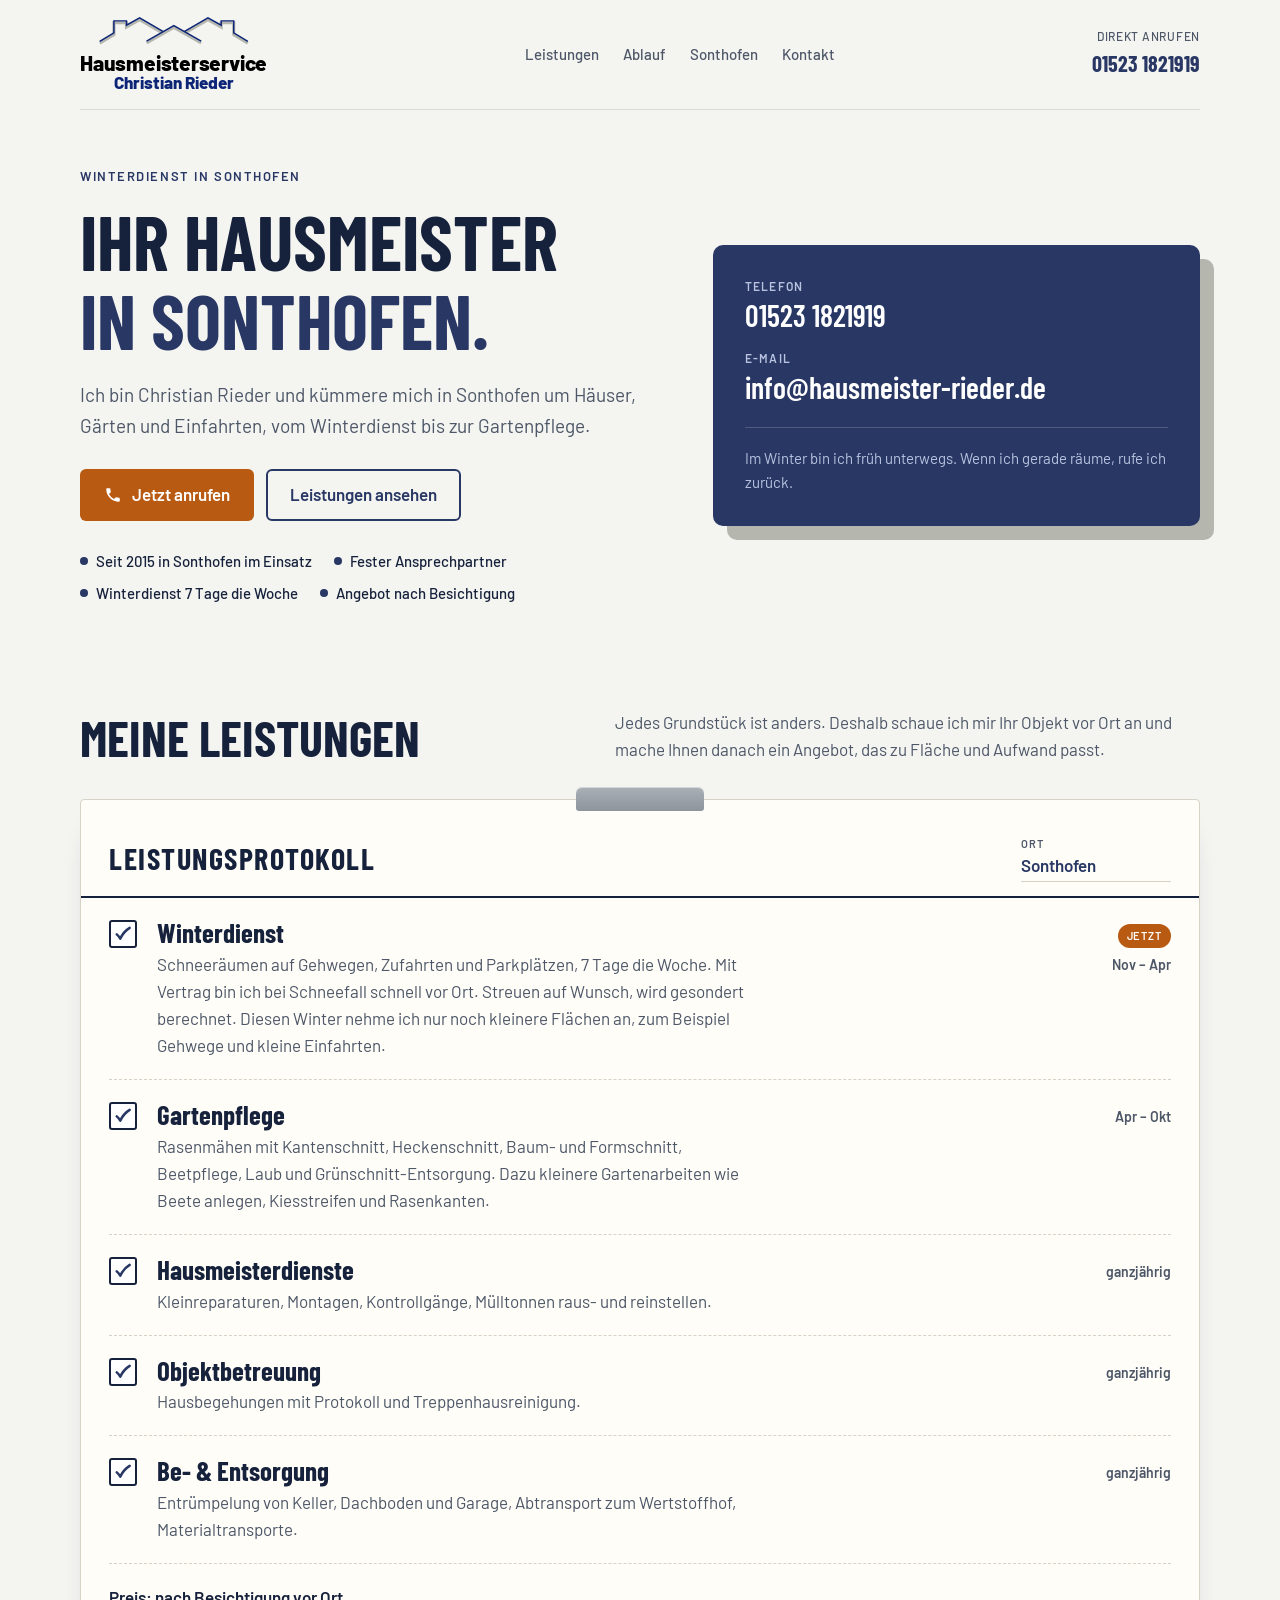
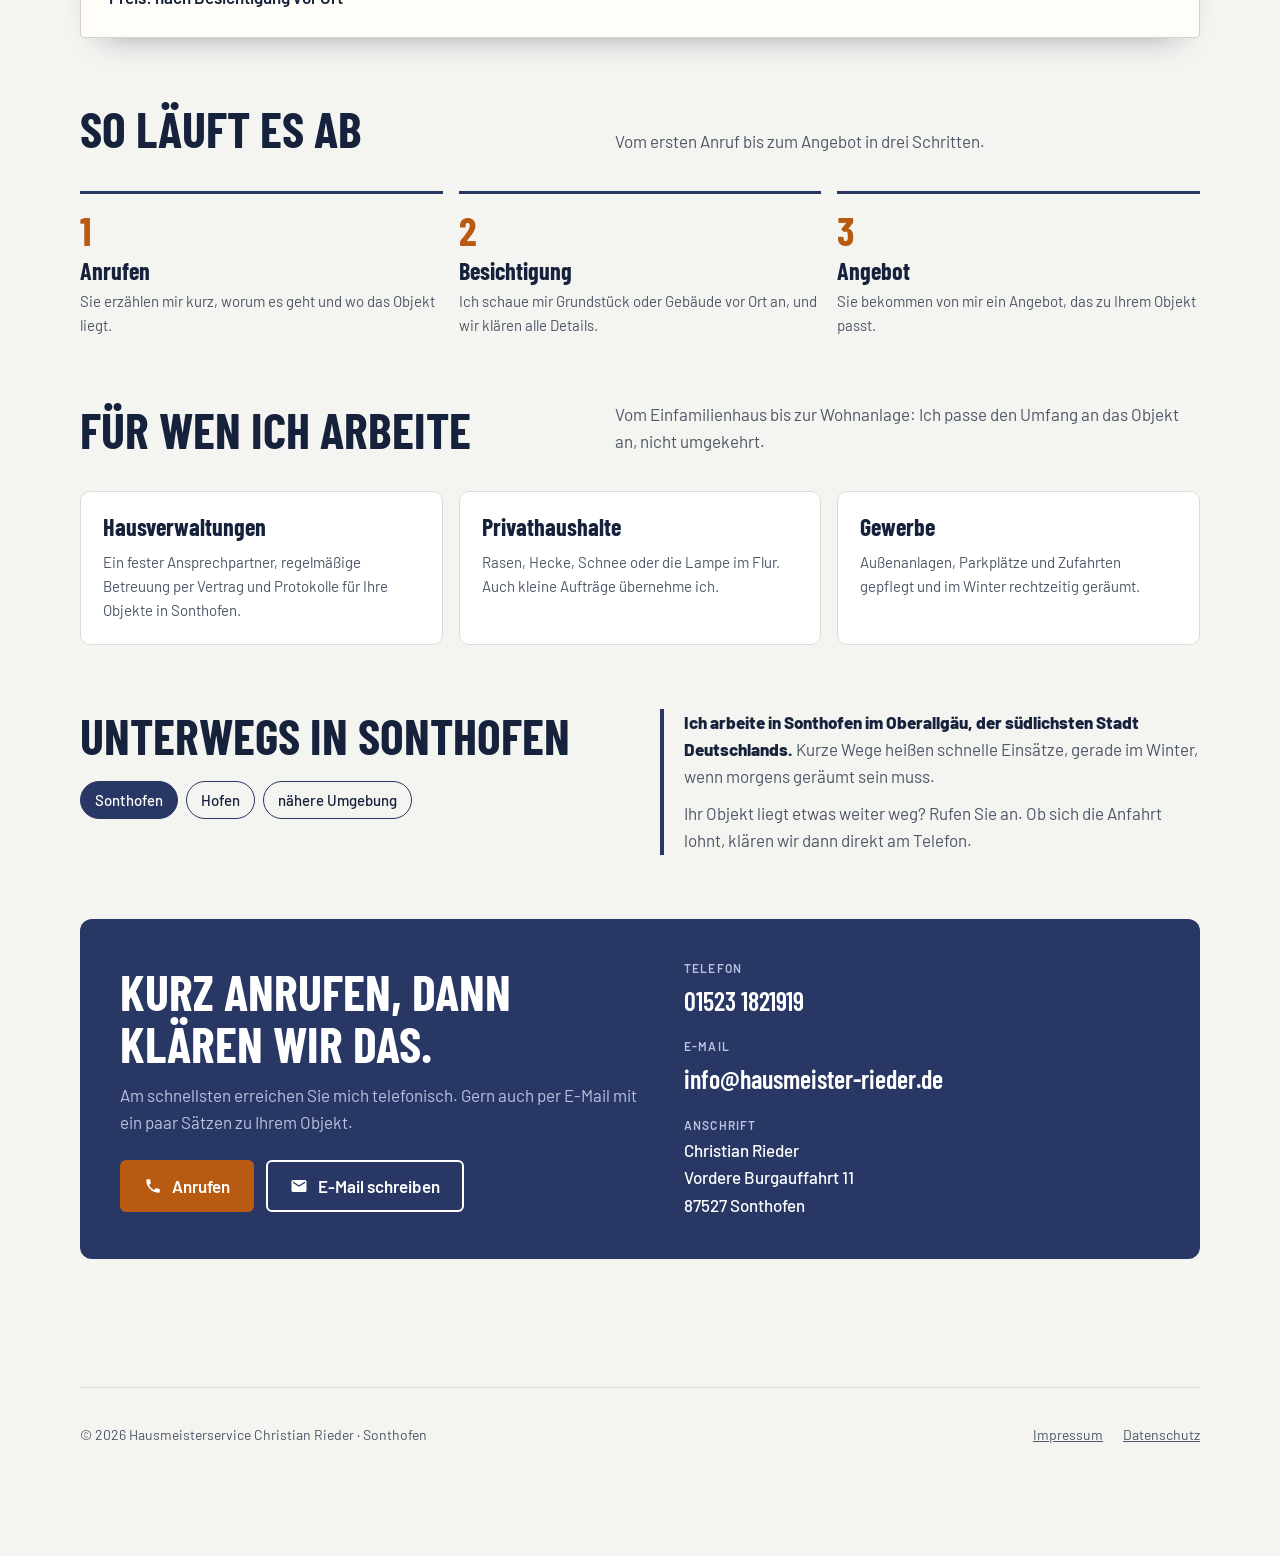
<file: index.html>
<!DOCTYPE html>
<html lang="de">
<head>
  <meta charset="UTF-8">
  <meta name="viewport" content="width=device-width, initial-scale=1, viewport-fit=cover">
  <title>Hausmeister Sonthofen – Winterdienst &amp; Gartenpflege | Rieder</title>
  <script>
    (function () {
      var root = document.documentElement;
      // Saison vor dem ersten Zeichnen setzen: Nov–März = Winter, April–Okt. = Sommer
      var m = new Date().getMonth() + 1;
      root.dataset.season = (m >= 11 || m <= 3) ? "winter" : "summer";
    })();
  </script>
  <meta name="description" content="Hausmeisterservice in Sonthofen: Winterdienst und Schneeräumen, Gartenpflege mit Rasenmähen und Heckenschnitt, Objektbetreuung, Entrümpelung.">
  <link rel="canonical" href="https://hausmeister-rieder.de/">
  <meta property="og:type" content="website">
  <meta property="og:locale" content="de_DE">
  <meta property="og:title" content="Hausmeister Sonthofen – Winterdienst &amp; Gartenpflege | Rieder">
  <meta property="og:description" content="Winterdienst, Gartenpflege, Hausmeisterdienste und Objektbetreuung in Sonthofen. Fester Ansprechpartner vor Ort.">
  <meta property="og:url" content="https://hausmeister-rieder.de/">
  <meta name="theme-color" content="#283764">
  <link rel="icon" href="img/favicon.svg" type="image/svg+xml">
  <link rel="preload" href="fonts/barlow-condensed-latin-700-normal.woff2" as="font" type="font/woff2" crossorigin>
  <link rel="preload" href="fonts/barlow-latin-800-normal.woff2" as="font" type="font/woff2" crossorigin>
  <link rel="preload" href="fonts/barlow-latin-400-normal.woff2" as="font" type="font/woff2" crossorigin>
  <link rel="stylesheet" href="css/style.css?v=20261025b">
  <script type="application/ld+json">
  {
    "@context": "https://schema.org",
    "@type": "HomeAndConstructionBusiness",
    "name": "Hausmeisterservice Christian Rieder",
    "founder": { "@type": "Person", "name": "Christian Rieder" },
    "url": "https://hausmeister-rieder.de/",
    "telephone": "+49 1523 1821919",
    "address": {
      "@type": "PostalAddress",
      "streetAddress": "Vordere Burgauffahrt 11",
      "postalCode": "87527",
      "addressLocality": "Sonthofen",
      "addressRegion": "Bayern",
      "addressCountry": "DE"
    },
    "areaServed": ["Sonthofen", "Hofen"],
    "knowsAbout": ["Hausmeisterdienste", "Winterdienst", "Schneeräumung", "Gartenpflege", "Rasenmähen", "Heckenschnitt", "Objektbetreuung", "Treppenhausreinigung", "Entrümpelung"]
  }
  </script>
</head>
<body>

<!-- Wiederverwendbare Symbole -->
<svg class="sprite" width="0" height="0" style="position:absolute" aria-hidden="true">
  <symbol id="i-phone" viewBox="0 0 24 24"><path fill="currentColor" d="M6.6 10.8a15.1 15.1 0 0 0 6.6 6.6l2.2-2.2a1 1 0 0 1 1-.25 11.4 11.4 0 0 0 3.6.57 1 1 0 0 1 1 1V20a1 1 0 0 1-1 1A17 17 0 0 1 3 4a1 1 0 0 1 1-1h3.5a1 1 0 0 1 1 1c0 1.25.2 2.45.57 3.57a1 1 0 0 1-.25 1z"/></symbol>
  <symbol id="i-mail" viewBox="0 0 24 24"><path fill="currentColor" d="M20 4H4a2 2 0 0 0-2 2v12a2 2 0 0 0 2 2h16a2 2 0 0 0 2-2V6a2 2 0 0 0-2-2zm0 4-8 5-8-5V6l8 5 8-5z"/></symbol>
  <symbol id="check" viewBox="0 0 24 24"><path fill="none" stroke="currentColor" stroke-width="3" stroke-linecap="round" stroke-linejoin="round" d="M4.5 12.5c1.6 1.4 3 3 4.2 5.1C11.6 11.4 15 7.6 20 4.6"/></symbol>
</svg>

<header class="top">
  <a class="logo" href="/" aria-label="Hausmeisterservice Christian Rieder, zur Startseite">
    <img class="logo-roofs" src="img/logo-roofs.svg" alt="" width="164" height="30">
    <span class="logo-word">Hausmeisterservice</span>
    <span class="logo-name">Christian Rieder</span>
  </a>
  <nav class="links" aria-label="Hauptnavigation">
    <a href="#leistungen">Leistungen</a>
    <a href="#ablauf">Ablauf</a>
    <a href="#sonthofen">Sonthofen</a>
    <a href="#kontakt">Kontakt</a>
  </nav>
  <a class="top-phone" href="tel:+4915231821919"><small>Direkt anrufen</small>01523 1821919</a>
</header>

<main>
  <section class="hero">
    <div>
      <p class="eyebrow">
        <span class="s-winter">Winterdienst in Sonthofen</span>
        <span class="s-summer">Gartenpflege in Sonthofen</span>
      </p>
      <h1>Ihr Hausmeister<em>in Sonthofen.</em></h1>
      <p class="hero-lead">Ich bin Christian Rieder und kümmere mich in Sonthofen um Häuser, Gärten und Einfahrten, vom Winterdienst bis zur Gartenpflege.</p>
      <div class="actions">
        <a class="btn btn-call" href="tel:+4915231821919"><svg aria-hidden="true"><use href="#i-phone"/></svg>Jetzt anrufen</a>
        <a class="btn btn-ghost" href="#leistungen">Leistungen ansehen</a>
      </div>
      <ul class="facts">
        <li>Seit 2015 in Sonthofen im Einsatz</li>
        <li>Fester Ansprechpartner</li>
        <li>Winterdienst 7 Tage die Woche</li>
        <li>Angebot nach Besichtigung</li>
      </ul>
    </div>
    <aside class="hero-card" aria-label="Kontakt">
      <dl>
        <div><dt>Telefon</dt><dd><a href="tel:+4915231821919">01523 1821919</a></dd></div>
        <div><dt>E-Mail</dt><dd><a data-u="info" data-d="hausmeister-rieder.de" data-show>info (at) hausmeister-rieder.de</a></dd></div>
      </dl>
      <p class="note">
        <span class="s-winter">Im Winter bin ich früh unterwegs. Wenn ich gerade räume, rufe ich zurück.</span>
        <span class="s-summer">Wenn ich gerade im Einsatz bin, rufe ich zurück.</span>
      </p>
    </aside>
  </section>


  <section class="block" id="leistungen">
    <div class="section-head">
      <h2>Meine Leistungen</h2>
      <p>Jedes Grundstück ist anders. Deshalb schaue ich mir Ihr Objekt vor Ort an und mache Ihnen danach ein Angebot, das zu Fläche und Aufwand passt.</p>
    </div>

    <div class="protocol">
      <div class="protocol-head">
        <p class="protocol-title">Leistungsprotokoll</p>
        <dl class="protocol-fields">
          <div><dt>Ort</dt><dd>Sonthofen</dd></div>
        </dl>
      </div>
      <ol class="protocol-rows">
        <li class="prow" data-months="11,12,1,2,3,4">
          <svg class="tick" aria-hidden="true"><use href="#check"/></svg>
          <div class="prow-main">
            <h3>Winterdienst</h3>
            <p>Schneeräumen auf Gehwegen, Zufahrten und Parkplätzen, 7 Tage die Woche. Mit Vertrag bin ich bei Schneefall schnell vor Ort. Streuen auf Wunsch, wird gesondert berechnet. Diesen Winter nehme ich nur noch kleinere Flächen an, zum Beispiel Gehwege und kleine Einfahrten.</p>
          </div>
          <p class="prow-season"><span class="now">jetzt</span>Nov – Apr</p>
        </li>
        <li class="prow" data-months="4,5,6,7,8,9,10">
          <svg class="tick" aria-hidden="true"><use href="#check"/></svg>
          <div class="prow-main">
            <h3>Gartenpflege</h3>
            <p>Rasenmähen mit Kantenschnitt, Heckenschnitt, Baum- und Formschnitt, Beetpflege, Laub und Grünschnitt-Entsorgung. Dazu kleinere Gartenarbeiten wie Beete anlegen, Kiesstreifen und Rasenkanten.</p>
          </div>
          <p class="prow-season"><span class="now">jetzt</span>Apr – Okt</p>
        </li>
        <li class="prow" data-months="all">
          <svg class="tick" aria-hidden="true"><use href="#check"/></svg>
          <div class="prow-main">
            <h3>Hausmeisterdienste</h3>
            <p>Kleinreparaturen, Montagen, Kontrollgänge, Mülltonnen raus- und reinstellen.</p>
          </div>
          <p class="prow-season">ganzjährig</p>
        </li>
        <li class="prow" data-months="all">
          <svg class="tick" aria-hidden="true"><use href="#check"/></svg>
          <div class="prow-main">
            <h3>Objektbetreuung</h3>
            <p>Hausbegehungen mit Protokoll und Treppenhausreinigung.</p>
          </div>
          <p class="prow-season">ganzjährig</p>
        </li>
        <li class="prow" data-months="all">
          <svg class="tick" aria-hidden="true"><use href="#check"/></svg>
          <div class="prow-main">
            <h3>Be- &amp; Entsorgung</h3>
            <p>Entrümpelung von Keller, Dachboden und Garage, Abtransport zum Wertstoffhof, Materialtransporte.</p>
          </div>
          <p class="prow-season">ganzjährig</p>
        </li>
      </ol>
      <div class="protocol-foot">
        <p>Preis: nach Besichtigung vor Ort</p>
      </div>
    </div>
  </section>

  <section class="block tight" id="ablauf">
    <div class="section-head">
      <h2>So läuft es ab</h2>
      <p>Vom ersten Anruf bis zum Angebot in drei Schritten.</p>
    </div>
    <ol class="steps">
      <li><h3>Anrufen</h3><p>Sie erzählen mir kurz, worum es geht und wo das Objekt liegt.</p></li>
      <li><h3>Besichtigung</h3><p>Ich schaue mir Grundstück oder Gebäude vor Ort an, und wir klären alle Details.</p></li>
      <li><h3>Angebot</h3><p>Sie bekommen von mir ein Angebot, das zu Ihrem Objekt passt.</p></li>
    </ol>
  </section>

  <section class="block tight">
    <div class="section-head">
      <h2>Für wen ich arbeite</h2>
      <p>Vom Einfamilienhaus bis zur Wohnanlage: Ich passe den Umfang an das Objekt an, nicht umgekehrt.</p>
    </div>
    <div class="audience">
      <div class="aud"><h3>Hausverwaltungen</h3><p>Ein fester Ansprechpartner, regelmäßige Betreuung per Vertrag und Protokolle für Ihre Objekte in Sonthofen.</p></div>
      <div class="aud"><h3>Privathaushalte</h3><p>Rasen, Hecke, Schnee oder die Lampe im Flur. Auch kleine Aufträge übernehme ich.</p></div>
      <div class="aud"><h3>Gewerbe</h3><p>Außenanlagen, Parkplätze und Zufahrten gepflegt und im Winter rechtzeitig geräumt.</p></div>
    </div>
  </section>

  <section class="block tight" id="sonthofen">
    <div class="area">
      <div>
        <h2>Unterwegs in Sonthofen</h2>
        <ul class="towns">
          <li class="home">Sonthofen</li>
          <li>Hofen</li>
          <li>nähere Umgebung</li>
        </ul>
      </div>
      <div class="area-text">
        <p><strong>Ich arbeite in Sonthofen im Oberallgäu, der südlichsten Stadt Deutschlands.</strong> Kurze Wege heißen schnelle Einsätze, gerade im Winter, wenn morgens geräumt sein muss.</p>
        <p>Ihr Objekt liegt etwas weiter weg? Rufen Sie an. Ob sich die Anfahrt lohnt, klären wir dann direkt am Telefon.</p>
      </div>
    </div>
  </section>

  <section class="block tight" id="kontakt">
    <div class="contact">
      <div>
        <h2>Kurz anrufen, dann klären wir das.</h2>
        <p class="lead">Am schnellsten erreichen Sie mich telefonisch. Gern auch per E-Mail mit ein paar Sätzen zu Ihrem Objekt.</p>
        <div class="actions">
          <a class="btn btn-call" href="tel:+4915231821919"><svg aria-hidden="true"><use href="#i-phone"/></svg>Anrufen</a>
          <a class="btn btn-ghost" data-u="info" data-d="hausmeister-rieder.de" data-s="Anfrage über die Website"><svg aria-hidden="true"><use href="#i-mail"/></svg>E-Mail schreiben</a>
        </div>
      </div>
      <dl>
        <div><dt>Telefon</dt><dd><a href="tel:+4915231821919">01523 1821919</a></dd></div>
        <div><dt>E-Mail</dt><dd><a data-u="info" data-d="hausmeister-rieder.de" data-show>info (at) hausmeister-rieder.de</a></dd></div>
        <div><dt>Anschrift</dt><dd class="small">Christian Rieder<br>Vordere Burgauffahrt 11<br>87527 Sonthofen</dd></div>
      </dl>
    </div>
  </section>
</main>

<footer class="site">
  <span>© <span id="year">2026</span> Hausmeisterservice Christian Rieder · Sonthofen</span>
  <nav aria-label="Rechtliches"><a href="impressum.html">Impressum</a><a href="datenschutz.html">Datenschutz</a></nav>
</footer>

<div class="callbar">
  <a class="btn btn-call" href="tel:+4915231821919"><svg aria-hidden="true"><use href="#i-phone"/></svg>Anrufen</a>
  <a class="btn btn-ghost" data-u="info" data-d="hausmeister-rieder.de" data-s="Anfrage über die Website"><svg aria-hidden="true"><use href="#i-mail"/></svg>E-Mail</a>
</div>

<script>
  // Leistungen, die gerade Saison haben, im Protokoll mit „jetzt“ markieren
  const month = new Date().getMonth() + 1;
  for (const row of document.querySelectorAll(".prow")) {
    const months = row.dataset.months;
    if (months !== "all" && months.split(",").map(Number).includes(month)) row.classList.add("in-season");
  }
  document.getElementById("year").textContent = new Date().getFullYear();

</script>
<script src="js/mail.js?v=1" defer></script>
</body>
</html>
</file>
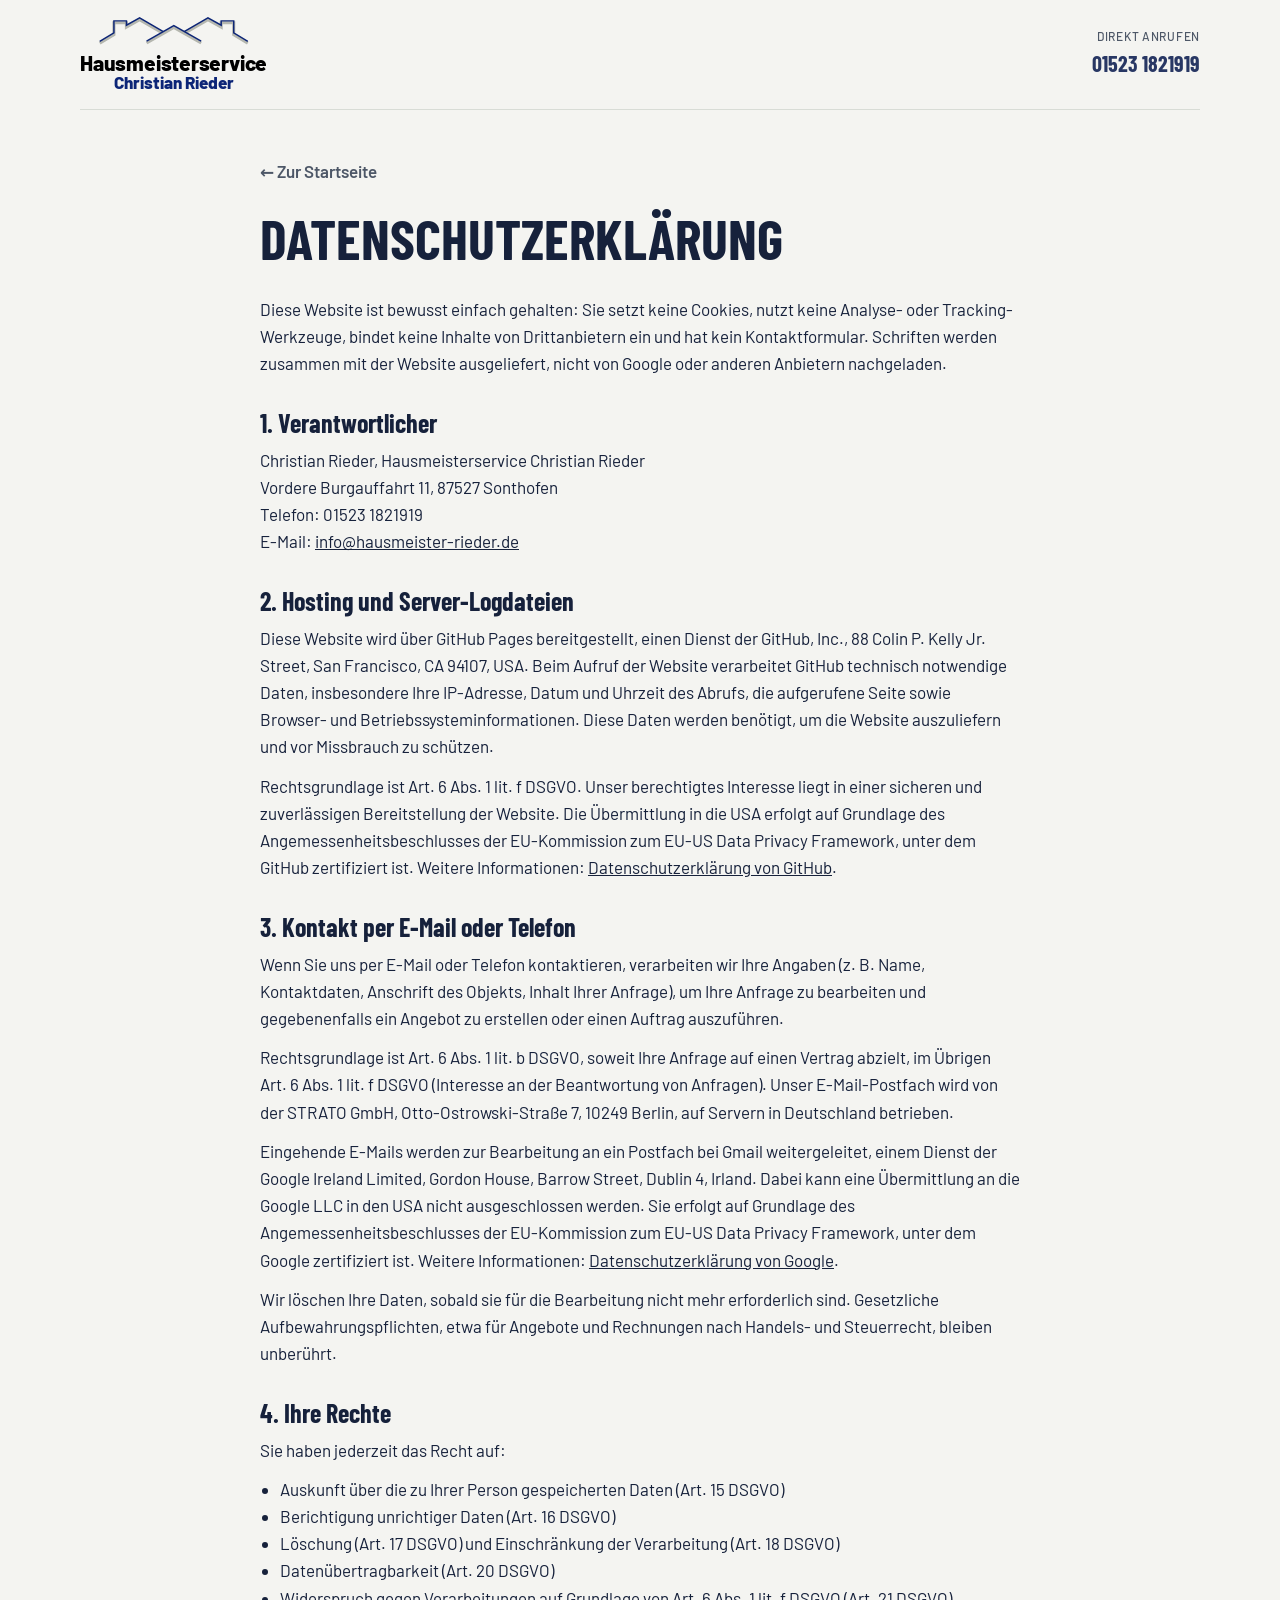
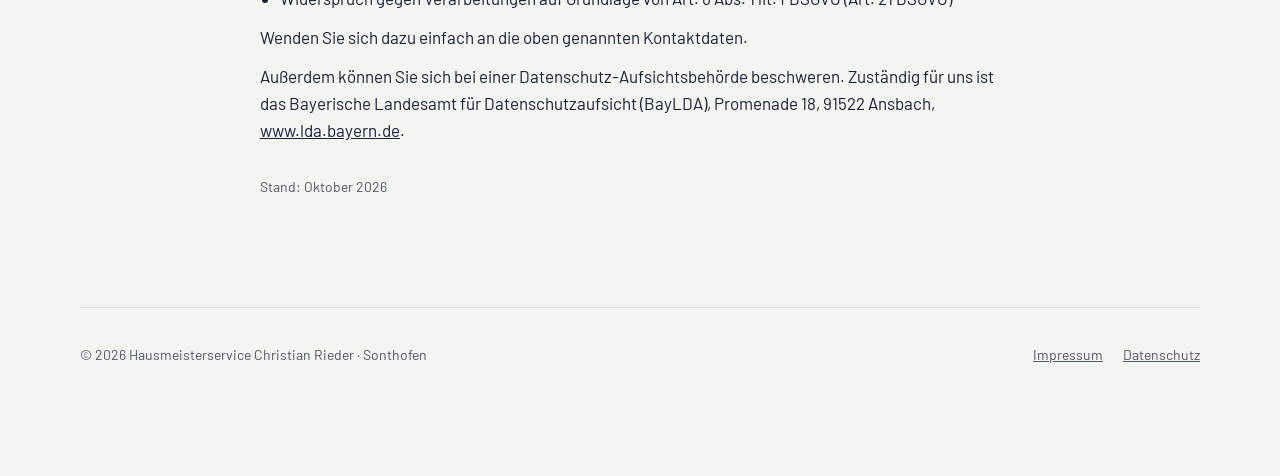
<file: datenschutz.html>
<!DOCTYPE html>
<html lang="de">
<head>
  <meta charset="UTF-8">
  <meta name="viewport" content="width=device-width, initial-scale=1, viewport-fit=cover">
  <title>Datenschutz – Hausmeisterservice Christian Rieder</title>
  <meta name="robots" content="noindex, follow">
  <link rel="canonical" href="https://hausmeister-rieder.de/datenschutz.html">
  <link rel="icon" href="img/favicon.svg" type="image/svg+xml">
  <link rel="stylesheet" href="css/style.css?v=20261025b">
</head>
<body>

<header class="top">
  <a class="logo" href="/" aria-label="Hausmeisterservice Christian Rieder, zur Startseite">
    <img class="logo-roofs" src="img/logo-roofs.svg" alt="" width="164" height="30">
    <span class="logo-word">Hausmeisterservice</span>
    <span class="logo-name">Christian Rieder</span>
  </a>
  <a class="top-phone" href="tel:+4915231821919"><small>Direkt anrufen</small>01523 1821919</a>
</header>

<main class="legal">
  <a class="back" href="/">← Zur Startseite</a>
  <h1>Datenschutz&shy;erklärung</h1>

  <p>Diese Website ist bewusst einfach gehalten: Sie setzt keine Cookies, nutzt keine Analyse- oder Tracking-Werkzeuge, bindet keine Inhalte von Drittanbietern ein und hat kein Kontaktformular. Schriften werden zusammen mit der Website ausgeliefert, nicht von Google oder anderen Anbietern nachgeladen.</p>

  <h2>1. Verantwortlicher</h2>
  <address>
    Christian Rieder, Hausmeisterservice Christian Rieder<br>
    Vordere Burgauffahrt 11, 87527 Sonthofen<br>
    Telefon: 01523 1821919<br>
    E-Mail: <a data-u="info" data-d="hausmeister-rieder.de" data-show>info (at) hausmeister-rieder.de</a>
  </address>

  <h2>2. Hosting und Server-Logdateien</h2>
  <p>Diese Website wird über GitHub Pages bereitgestellt, einen Dienst der GitHub, Inc., 88 Colin P. Kelly Jr. Street, San Francisco, CA 94107, USA. Beim Aufruf der Website verarbeitet GitHub technisch notwendige Daten, insbesondere Ihre IP-Adresse, Datum und Uhrzeit des Abrufs, die aufgerufene Seite sowie Browser- und Betriebssysteminformationen. Diese Daten werden benötigt, um die Website auszuliefern und vor Missbrauch zu schützen.</p>
  <p>Rechtsgrundlage ist Art. 6 Abs. 1 lit. f DSGVO. Unser berechtigtes Interesse liegt in einer sicheren und zuverlässigen Bereitstellung der Website. Die Übermittlung in die USA erfolgt auf Grundlage des Angemessenheitsbeschlusses der EU-Kommission zum EU-US Data Privacy Framework, unter dem GitHub zertifiziert ist. Weitere Informationen: <a href="https://docs.github.com/de/site-policy/privacy-policies/github-general-privacy-statement" rel="noopener">Datenschutzerklärung von GitHub</a>.</p>

  <h2>3. Kontakt per E-Mail oder Telefon</h2>
  <p>Wenn Sie uns per E-Mail oder Telefon kontaktieren, verarbeiten wir Ihre Angaben (z. B. Name, Kontaktdaten, Anschrift des Objekts, Inhalt Ihrer Anfrage), um Ihre Anfrage zu bearbeiten und gegebenenfalls ein Angebot zu erstellen oder einen Auftrag auszuführen.</p>
  <p>Rechtsgrundlage ist Art. 6 Abs. 1 lit. b DSGVO, soweit Ihre Anfrage auf einen Vertrag abzielt, im Übrigen Art. 6 Abs. 1 lit. f DSGVO (Interesse an der Beantwortung von Anfragen). Unser E-Mail-Postfach wird von der STRATO GmbH, Otto-Ostrowski-Straße 7, 10249 Berlin, auf Servern in Deutschland betrieben.</p>
  <p>Eingehende E-Mails werden zur Bearbeitung an ein Postfach bei Gmail weitergeleitet, einem Dienst der Google Ireland Limited, Gordon House, Barrow Street, Dublin 4, Irland. Dabei kann eine Übermittlung an die Google LLC in den USA nicht ausgeschlossen werden. Sie erfolgt auf Grundlage des Angemessenheitsbeschlusses der EU-Kommission zum EU-US Data Privacy Framework, unter dem Google zertifiziert ist. Weitere Informationen: <a href="https://policies.google.com/privacy?hl=de" rel="noopener">Datenschutzerklärung von Google</a>.</p>
  <p>Wir löschen Ihre Daten, sobald sie für die Bearbeitung nicht mehr erforderlich sind. Gesetzliche Aufbewahrungspflichten, etwa für Angebote und Rechnungen nach Handels- und Steuerrecht, bleiben unberührt.</p>

  <h2>4. Ihre Rechte</h2>
  <p>Sie haben jederzeit das Recht auf:</p>
  <ul>
    <li>Auskunft über die zu Ihrer Person gespeicherten Daten (Art. 15 DSGVO)</li>
    <li>Berichtigung unrichtiger Daten (Art. 16 DSGVO)</li>
    <li>Löschung (Art. 17 DSGVO) und Einschränkung der Verarbeitung (Art. 18 DSGVO)</li>
    <li>Datenübertragbarkeit (Art. 20 DSGVO)</li>
    <li>Widerspruch gegen Verarbeitungen auf Grundlage von Art. 6 Abs. 1 lit. f DSGVO (Art. 21 DSGVO)</li>
  </ul>
  <p>Wenden Sie sich dazu einfach an die oben genannten Kontaktdaten.</p>
  <p>Außerdem können Sie sich bei einer Datenschutz-Aufsichtsbehörde beschweren. Zuständig für uns ist das Bayerische Landesamt für Datenschutzaufsicht (BayLDA), Promenade 18, 91522 Ansbach, <a href="https://www.lda.bayern.de" rel="noopener">www.lda.bayern.de</a>.</p>

  <p style="margin-top:32px;color:var(--muted);font-size:14px">Stand: Oktober 2026</p>
</main>

<footer class="site">
  <span>© 2026 Hausmeisterservice Christian Rieder · Sonthofen</span>
  <nav aria-label="Rechtliches"><a href="impressum.html">Impressum</a><a href="datenschutz.html">Datenschutz</a></nav>
</footer>
<script src="js/mail.js?v=1" defer></script>
</body>
</html>
</file>
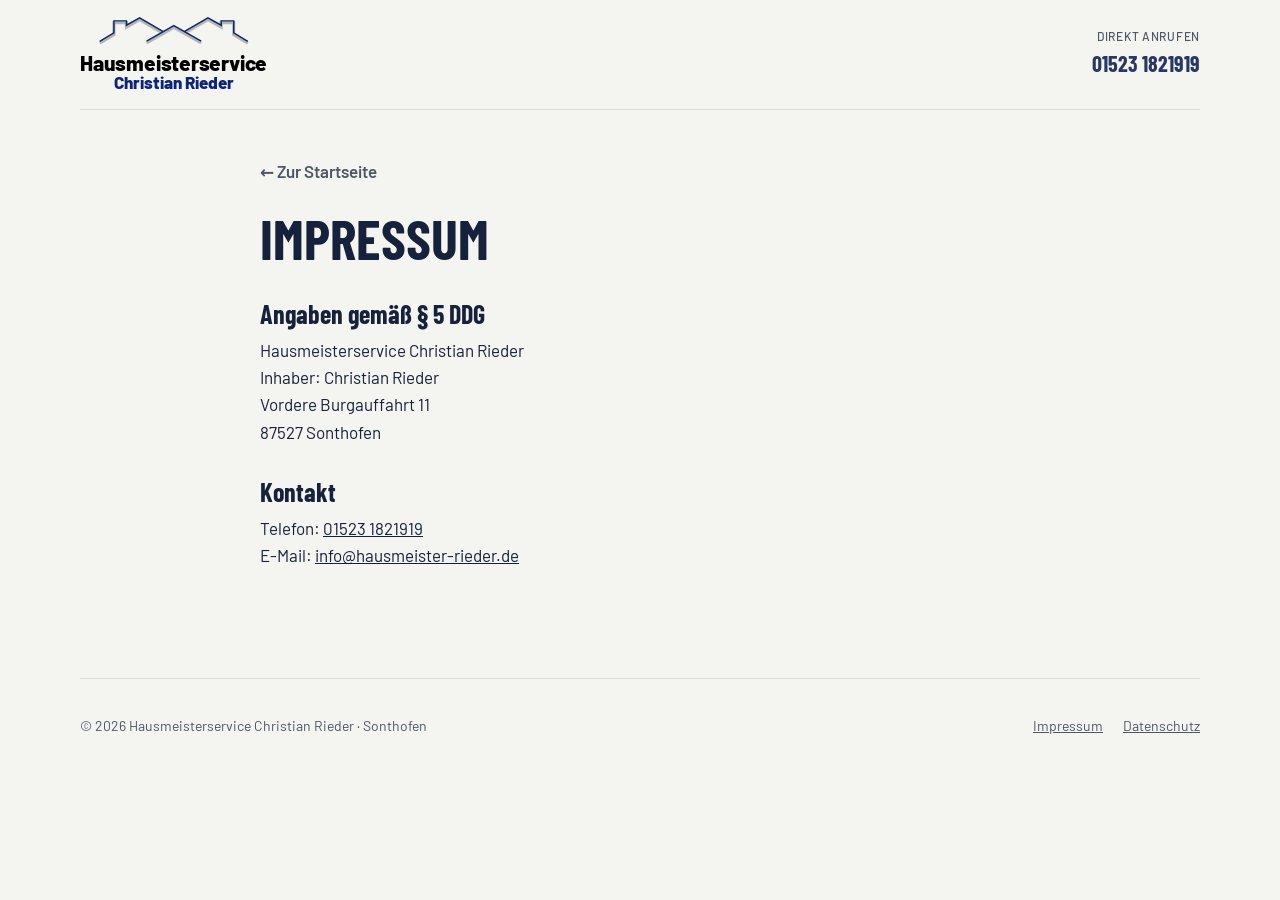
<file: impressum.html>
<!DOCTYPE html>
<html lang="de">
<head>
  <meta charset="UTF-8">
  <meta name="viewport" content="width=device-width, initial-scale=1, viewport-fit=cover">
  <title>Impressum – Hausmeisterservice Christian Rieder</title>
  <meta name="robots" content="noindex, follow">
  <link rel="canonical" href="https://hausmeister-rieder.de/impressum.html">
  <link rel="icon" href="img/favicon.svg" type="image/svg+xml">
  <link rel="stylesheet" href="css/style.css?v=20261025b">
</head>
<body>

<header class="top">
  <a class="logo" href="/" aria-label="Hausmeisterservice Christian Rieder, zur Startseite">
    <img class="logo-roofs" src="img/logo-roofs.svg" alt="" width="164" height="30">
    <span class="logo-word">Hausmeisterservice</span>
    <span class="logo-name">Christian Rieder</span>
  </a>
  <a class="top-phone" href="tel:+4915231821919"><small>Direkt anrufen</small>01523 1821919</a>
</header>

<main class="legal">
  <a class="back" href="/">← Zur Startseite</a>
  <h1>Impressum</h1>

  <h2>Angaben gemäß § 5 DDG</h2>
  <address>
    Hausmeisterservice Christian Rieder<br>
    Inhaber: Christian Rieder<br>
    Vordere Burgauffahrt 11<br>
    87527 Sonthofen
  </address>

  <h2>Kontakt</h2>
  <p>
    Telefon: <a href="tel:+4915231821919">01523 1821919</a><br>
    E-Mail: <a data-u="info" data-d="hausmeister-rieder.de" data-show>info (at) hausmeister-rieder.de</a>
  </p>

  <!-- Falls eine USt-IdNr. vergeben wird, muss sie hier rein (§ 5 Abs. 1 Nr. 6 DDG). Die Steuernummer gehört NICHT ins Impressum. -->
</main>

<footer class="site">
  <span>© 2026 Hausmeisterservice Christian Rieder · Sonthofen</span>
  <nav aria-label="Rechtliches"><a href="impressum.html">Impressum</a><a href="datenschutz.html">Datenschutz</a></nav>
</footer>
<script src="js/mail.js?v=1" defer></script>
</body>
</html>
</file>
<file: css/style.css>
/* Schriften lokal gehostet (keine Verbindung zu Google, DSGVO) – Lizenz: fonts/OFL.txt */
@font-face { font-family: "Barlow"; font-weight: 400; font-style: normal; font-display: swap; src: url("../fonts/barlow-latin-400-normal.woff2") format("woff2"); }
@font-face { font-family: "Barlow"; font-weight: 500; font-style: normal; font-display: swap; src: url("../fonts/barlow-latin-500-normal.woff2") format("woff2"); }
@font-face { font-family: "Barlow"; font-weight: 600; font-style: normal; font-display: swap; src: url("../fonts/barlow-latin-600-normal.woff2") format("woff2"); }
@font-face { font-family: "Barlow"; font-weight: 800; font-style: normal; font-display: swap; src: url("../fonts/barlow-latin-800-normal.woff2") format("woff2"); }
@font-face { font-family: "Barlow Condensed"; font-weight: 600; font-style: normal; font-display: swap; src: url("../fonts/barlow-condensed-latin-600-normal.woff2") format("woff2"); }
@font-face { font-family: "Barlow Condensed"; font-weight: 700; font-style: normal; font-display: swap; src: url("../fonts/barlow-condensed-latin-700-normal.woff2") format("woff2"); }

:root {
  color-scheme: light;
  /* Farben aus dem Firmenlogo: Logo-Blau (exakt, für Schrift/Linien) + gedämpfte Variante für große Flächen + Dachgrau */
  --logo-blue: #0c2577;   /* exakt aus dem Firmenlogo, nur für den Logo-Schriftzug */
  --brand: #283764;       /* gedämpftes Logo-Blau für Flächen, Überschriften, Akzente */
  --roof-grey: #b5b7af;
  --sketch: #4d5a73;
  --ink: #16213b;
  --paper: #f4f4f1;
  --surface: #ffffff;
  --sheet: #fffdf8;
  --sheet-line: #d6d2c6;
  --signal: #b85a12;
  --signal-hover: #a34f0f;
  --muted: #4d5767;
  --muted-on-dark: #b9c3e0;
  --line: #d8dcd6;
  --display: "Barlow Condensed", "Arial Narrow", "Roboto Condensed", sans-serif;
  --body: "Barlow", "Segoe UI", system-ui, sans-serif;
  --wrap: 1120px;
}

* { box-sizing: border-box; }
html { scroll-behavior: smooth; }
body {
  margin: 0;
  background: var(--paper);
  color: var(--ink);
  font: 400 17px/1.6 var(--body);
  padding-inline: 16px;
}
h1, h2, h3 { font-family: var(--display); font-weight: 700; line-height: 1.05; margin: 0; text-wrap: balance; }
p { margin: 0; }
a { color: inherit; }
img { max-width: 100%; }
:focus-visible { outline: 3px solid var(--signal); outline-offset: 3px; border-radius: 4px; }

/* Saisonabhängige Inhalte: Saison wird im <head> gesetzt, ohne JS gilt Winter */
.s-winter, .s-summer { display: none; }
html:not([data-season]) .s-winter,
html[data-season="winter"] .s-winter,
html[data-season="summer"] .s-summer { display: inline; }

/* ===== Kopfzeile mit Firmenlogo ===== */
header.top {
  max-width: var(--wrap); margin: 0 auto;
  display: flex; align-items: center; justify-content: space-between; gap: 16px;
  padding-block: 16px; border-bottom: 1px solid var(--line);
}
.logo { display: inline-grid; justify-items: center; text-decoration: none; line-height: 1; }
.logo-roofs { width: 150px; height: auto; margin-bottom: 7px; }
.logo-word { font: 800 21px/1 var(--body); color: #000; letter-spacing: -.01em; }
.logo-name { font: 800 17px/1.15 var(--body); color: var(--logo-blue); }
nav.links { display: flex; gap: 24px; font-weight: 500; font-size: 15px; }
nav.links a { text-decoration: none; color: var(--muted); }
nav.links a:hover { color: var(--brand); }
.top-phone { font-family: var(--display); font-size: 22px; font-weight: 700; text-decoration: none; white-space: nowrap; text-align: right; color: var(--brand); }
.top-phone small { display: block; font-family: var(--body); font-size: 12px; font-weight: 500; color: var(--muted); letter-spacing: .06em; text-transform: uppercase; }

/* ===== Hero ===== */
.hero {
  max-width: var(--wrap); margin: 0 auto;
  display: grid; grid-template-columns: 1.2fr 1fr; gap: 48px; align-items: center;
  padding-block: 56px 40px;
}
.eyebrow { font-size: 13px; font-weight: 600; letter-spacing: .12em; text-transform: uppercase; color: var(--brand); margin-bottom: 14px; }
.hero h1 { font-size: clamp(44px, 6.4vw, 76px); text-transform: uppercase; }
.hero h1 em { font-style: normal; color: var(--brand); display: block; }
.hero-lead { font-size: 19px; color: var(--muted); max-width: 33em; margin-top: 20px; }
.actions { display: flex; flex-wrap: wrap; gap: 12px; margin-top: 28px; }
.btn {
  display: inline-flex; align-items: center; gap: 10px;
  font: 600 17px/1 var(--body); text-decoration: none; cursor: pointer;
  padding: 15px 22px; border-radius: 6px; border: 2px solid transparent;
}
.btn svg { width: 18px; height: 18px; flex: none; }
.btn-call { background: var(--signal); color: #fff; }
.btn-call:hover { background: var(--signal-hover); }
.btn-ghost { border-color: var(--brand); color: var(--brand); background: transparent; }
.btn-ghost:hover { background: var(--brand); color: #fff; }
.facts { display: flex; flex-wrap: wrap; gap: 8px 22px; margin: 28px 0 0; padding: 0; list-style: none; font-size: 15px; font-weight: 500; }
.facts li { display: flex; align-items: center; gap: 8px; }
.facts li::before { content: ""; width: 8px; height: 8px; background: var(--brand); border-radius: 50%; }

/* Kontaktkarte im Hero (statt Foto, bis echte Bilder da sind) */
.hero-card {
  background: var(--brand); color: #fff; border-radius: 10px;
  padding: 32px; box-shadow: 14px 14px 0 var(--roof-grey);
  display: grid; gap: 22px;
}
.hero-card dl { margin: 0; display: grid; gap: 16px; }
.hero-card dt { font-size: 12px; font-weight: 600; letter-spacing: .1em; text-transform: uppercase; color: var(--muted-on-dark); }
.hero-card dd { margin: 2px 0 0; font-family: var(--display); font-size: 30px; font-weight: 600; line-height: 1.15; overflow-wrap: anywhere; }
.hero-card dd a { text-decoration: none; }
.hero-card dd a:hover { text-decoration: underline; }
.hero-card .note { font-size: 15px; color: var(--muted-on-dark); border-top: 1px solid rgba(255,255,255,.18); padding-top: 18px; }

/* Grünten-Silhouette: randlos, Schneekappe nur im Winter/Vorwinter */

/* ===== Abschnitte ===== */
section.block { max-width: var(--wrap); margin: 0 auto; padding-block: 64px; }
section.block.tight { padding-top: 0; }
.section-head { display: grid; grid-template-columns: 1fr 1.2fr; gap: 24px 48px; align-items: end; margin-bottom: 36px; }
.section-head h2, .area h2 { font-size: clamp(34px, 4.4vw, 50px); text-transform: uppercase; }
.section-head p { color: var(--muted); max-width: 36em; }

/* Leistungen als Protokollblatt (wie ein Kontrollgang-Laufzettel) */
.protocol {
  position: relative; background: var(--sheet); border: 1px solid var(--sheet-line); border-radius: 4px;
  box-shadow: 0 18px 30px -22px rgba(22, 33, 59, .45);
  margin-top: 14px;
}
.protocol::before { /* Klemme des Klemmbretts */
  content: ""; position: absolute; top: -13px; left: calc(50% - 64px); width: 128px; height: 24px;
  background: linear-gradient(#aab0b6, #8d949b); border-radius: 6px 6px 3px 3px;
  box-shadow: inset 0 1px 0 rgba(255,255,255,.5);
}
.protocol-head {
  display: flex; justify-content: space-between; align-items: flex-end; gap: 12px 24px; flex-wrap: wrap;
  padding: 34px 28px 14px; border-bottom: 2px solid var(--ink);
}
.protocol-title { font-family: var(--display); font-weight: 700; font-size: 30px; text-transform: uppercase; letter-spacing: .05em; }
.protocol-fields { display: flex; flex-wrap: wrap; gap: 12px 28px; margin: 0; }
.protocol-fields dt { font-size: 11px; font-weight: 600; letter-spacing: .1em; text-transform: uppercase; color: var(--muted); }
.protocol-fields dd { margin: 0; min-width: 150px; font-weight: 600; color: var(--brand); border-bottom: 1px solid var(--sheet-line); padding-bottom: 2px; }
.protocol-rows { list-style: none; margin: 0; padding: 0 28px; }
.prow {
  display: grid; grid-template-columns: 30px 1fr 120px; gap: 4px 18px; align-items: start;
  padding: 20px 0; border-bottom: 1px dashed var(--sheet-line);
}
.tick { width: 28px; height: 28px; margin-top: 2px; padding: 2px; border: 2px solid var(--ink); border-radius: 3px; background: #fff; color: var(--brand); }
.prow h3 { font-size: 27px; }
.prow-main p { color: var(--muted); margin-top: 4px; max-width: 60ch; }
.prow-season {
  display: flex; flex-direction: column; align-items: flex-end; gap: 6px;
  font-size: 14px; font-weight: 600; color: var(--muted); font-variant-numeric: tabular-nums; padding-top: 6px;
}
.now { display: none; background: var(--signal); color: #fff; font-size: 11px; font-weight: 600; text-transform: uppercase; letter-spacing: .08em; padding: 3px 9px; border-radius: 999px; }
.prow.in-season .now { display: inline-block; }
.protocol-foot {
  display: flex; justify-content: space-between; align-items: flex-end; gap: 16px; flex-wrap: wrap;
  padding: 20px 28px 26px; font-weight: 600;
}

/* Zielgruppen */
.audience { display: grid; grid-template-columns: repeat(3, 1fr); gap: 16px; }
.aud { background: var(--surface); border: 1px solid var(--line); border-radius: 10px; padding: 22px; display: flex; flex-direction: column; gap: 10px; }
.aud h3 { font-size: 24px; }
.aud p { color: var(--muted); font-size: 15px; }

/* Ablauf */
.steps { display: grid; grid-template-columns: repeat(3, 1fr); gap: 16px; list-style: none; padding: 0; margin: 0; counter-reset: step; }
.steps li { counter-increment: step; border-top: 3px solid var(--brand); padding-top: 16px; }
.steps li::before { content: counter(step); font-family: var(--display); font-weight: 700; font-size: 40px; line-height: 1; color: var(--signal); display: block; margin-bottom: 8px; }
.steps h3 { font-size: 24px; margin-bottom: 6px; }
.steps p { color: var(--muted); font-size: 15px; }

/* Sonthofen */
.area { display: grid; grid-template-columns: 1fr 1fr; gap: 40px; align-items: start; }
.towns { display: flex; flex-wrap: wrap; gap: 8px; list-style: none; padding: 0; margin: 20px 0 0; }
.towns li { border: 1px solid var(--brand); border-radius: 999px; padding: 6px 14px; font-weight: 500; font-size: 15px; }
.towns li.home { background: var(--brand); color: #fff; }
.area-text { border-left: 4px solid var(--brand); padding-left: 20px; display: grid; gap: 10px; color: var(--muted); }
.area-text strong { color: var(--ink); }

/* Kontakt */
.contact { background: var(--brand); color: #fff; border-radius: 12px; padding: 40px; display: grid; grid-template-columns: 1.1fr 1fr; gap: 40px; align-items: center; }
.contact h2 { font-size: clamp(34px, 4.4vw, 50px); text-transform: uppercase; }
.contact .lead { color: var(--muted-on-dark); margin-top: 12px; max-width: 32em; }
.contact .actions { margin-top: 24px; }
.contact .btn-ghost { border-color: #fff; color: #fff; }
.contact .btn-ghost:hover { background: #fff; color: var(--brand); }
.contact dl { margin: 0; display: grid; gap: 16px; }
.contact dt { font-size: 12px; font-weight: 600; letter-spacing: .1em; text-transform: uppercase; color: var(--muted-on-dark); }
.contact dd { margin: 2px 0 0; font-family: var(--display); font-size: 26px; font-weight: 600; overflow-wrap: anywhere; }
.contact dd a { text-decoration: none; }
.contact dd.small { font-family: var(--body); font-size: 17px; font-weight: 500; }

/* Rechtstexte */
.legal { max-width: 760px; margin: 0 auto; padding-block: 48px 32px; }
.legal h1 { font-size: clamp(38px, 5vw, 56px); text-transform: uppercase; margin-bottom: 28px; }
.legal h2 { font-size: 26px; margin: 32px 0 10px; }
.legal p, .legal ul { margin: 0 0 12px; }
.legal ul { padding-left: 1.2em; }
.legal address { font-style: normal; }
.legal .back { display: inline-block; margin-bottom: 24px; font-weight: 600; text-decoration: none; color: var(--muted); }
.legal .back:hover { color: var(--brand); }

/* Fußzeile */
footer.site { max-width: var(--wrap); margin: 64px auto 0; padding-block: 36px 110px; display: flex; flex-wrap: wrap; justify-content: space-between; gap: 16px; font-size: 14px; color: var(--muted); border-top: 1px solid var(--line); }
footer.site nav { display: flex; gap: 20px; }

/* Mobile Anrufleiste */
.callbar {
  display: none; position: fixed; left: 0; right: 0; bottom: 0; z-index: 10;
  padding: 10px 16px calc(10px + env(safe-area-inset-bottom, 0px));
  background: var(--surface); border-top: 1px solid var(--line); gap: 10px;
}
.callbar .btn { flex: 1; justify-content: center; }

@media (max-width: 900px) {
  nav.links { display: none; }
  .hero, .section-head, .area, .contact { grid-template-columns: 1fr; }
  .hero { padding-block: 32px 32px; gap: 36px; }
  .hero-card { box-shadow: 8px 8px 0 var(--roof-grey); }
  .audience { grid-template-columns: 1fr; }
  .steps { grid-template-columns: 1fr; }
  .contact { padding: 28px 20px; }
}
@media (max-width: 560px) {
  body { font-size: 16px; }
  .top-phone { display: none; }
  .logo-roofs { width: 124px; }
  .logo-word { font-size: 18px; }
  .logo-name { font-size: 15px; }
  .audience { grid-template-columns: 1fr; }
  .hero-card { padding: 24px; }
  .protocol-head, .protocol-foot { padding-inline: 16px; }
  .protocol-rows { padding-inline: 16px; }
  .prow { grid-template-columns: 28px 1fr; }
  .prow-season { grid-column: 2; flex-direction: row; align-items: center; padding-top: 2px; }
  .prow h3 { font-size: 24px; }
  .callbar { display: flex; }
  section.block { padding-block: 48px; }
  footer.site { padding-bottom: 120px; }
}
@media (prefers-reduced-motion: no-preference) {
  .btn { transition: background .15s, color .15s; }
}
@media (prefers-reduced-motion: reduce) {
  html { scroll-behavior: auto; }
}
</file>
